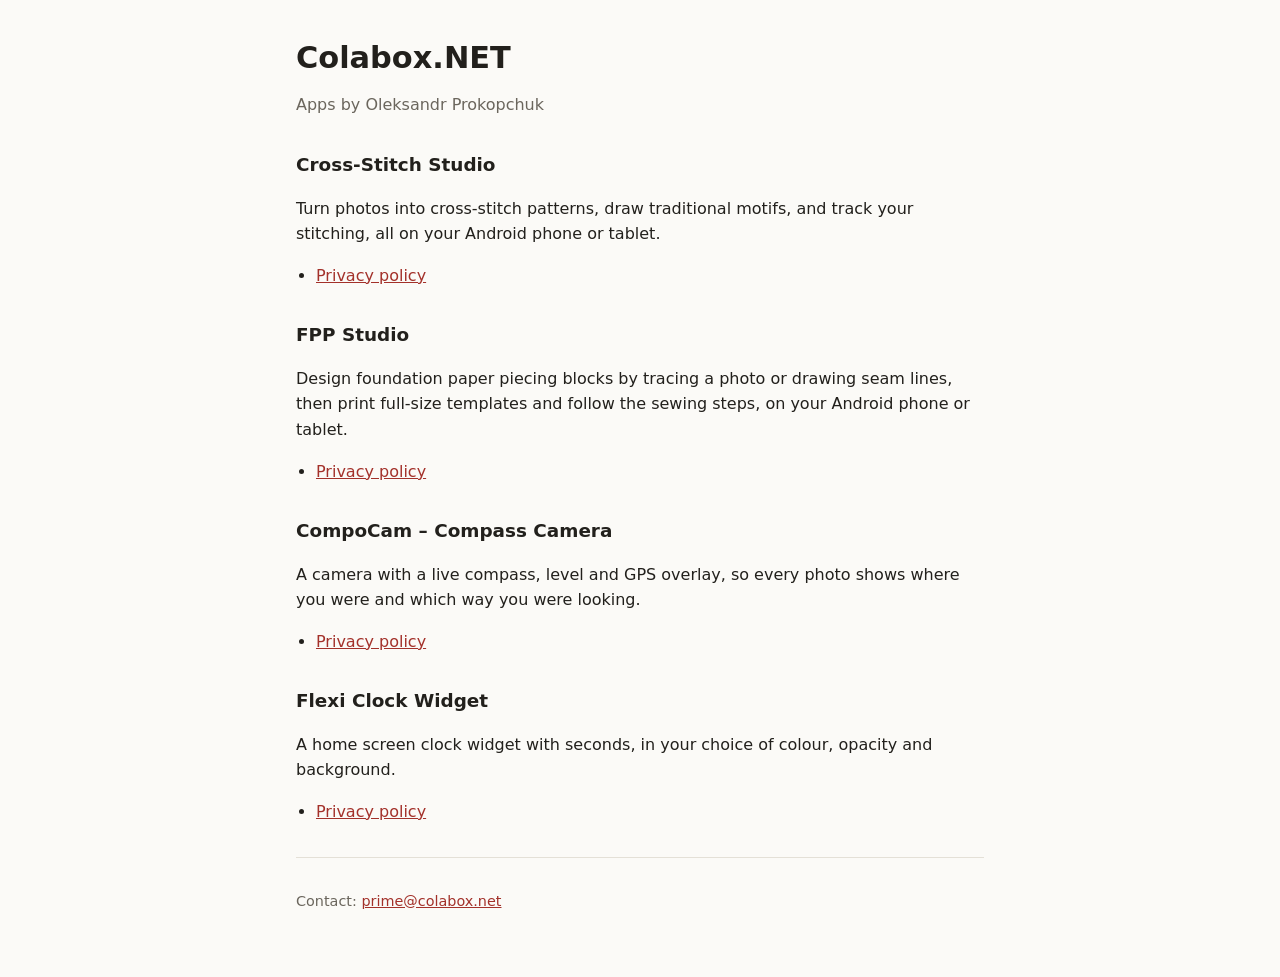
<file: index.html>
<!doctype html>
<html lang="en">
<head>
<meta charset="utf-8">
<meta name="viewport" content="width=device-width, initial-scale=1">
<title>Colabox.NET apps</title>
<link rel="stylesheet" href="style.css">
</head>
<body>
<main>
<h1>Colabox.NET</h1>
<p class="muted">Apps by Oleksandr Prokopchuk</p>
<h2>Cross-Stitch Studio</h2>
<p>Turn photos into cross-stitch patterns, draw traditional motifs, and track your stitching, all on your Android phone or tablet.</p>
<ul>
<li><a href="cross-stitch-studio/privacy.html">Privacy policy</a></li>
</ul>
<h2>FPP Studio</h2>
<p>Design foundation paper piecing blocks by tracing a photo or drawing seam lines, then print full-size templates and follow the sewing steps, on your Android phone or tablet.</p>
<ul>
<li><a href="fpp-studio/privacy.html">Privacy policy</a></li>
</ul>
<h2>CompoCam – Compass Camera</h2>
<p>A camera with a live compass, level and GPS overlay, so every photo shows where you were and which way you were looking.</p>
<ul>
<li><a href="compocam/privacy.html">Privacy policy</a></li>
</ul>
<h2>Flexi Clock Widget</h2>
<p>A home screen clock widget with seconds, in your choice of colour, opacity and background.</p>
<ul>
<li><a href="flexi-clock/privacy.html">Privacy policy</a></li>
</ul>
<hr>
<footer>Contact: <a href="mailto:prime@colabox.net">prime@colabox.net</a></footer>
</main>
</body>
</html>
</file>
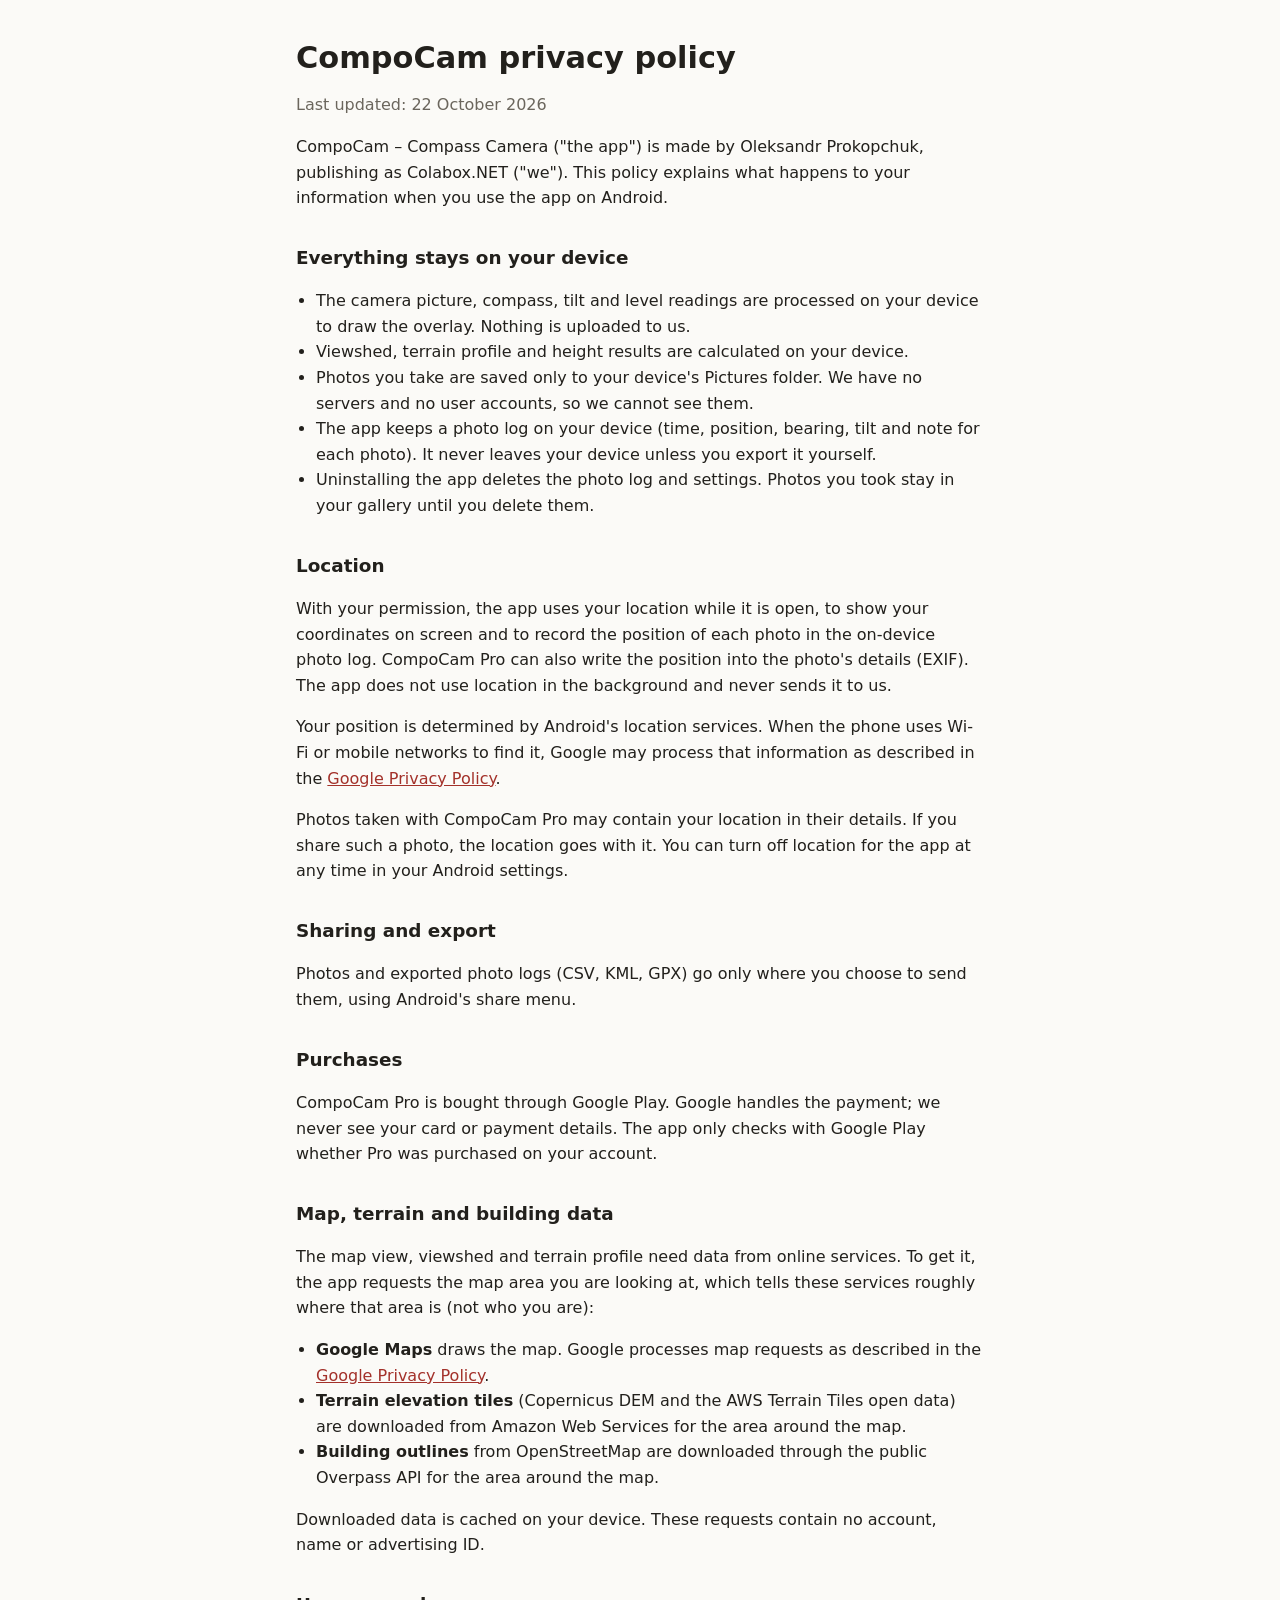
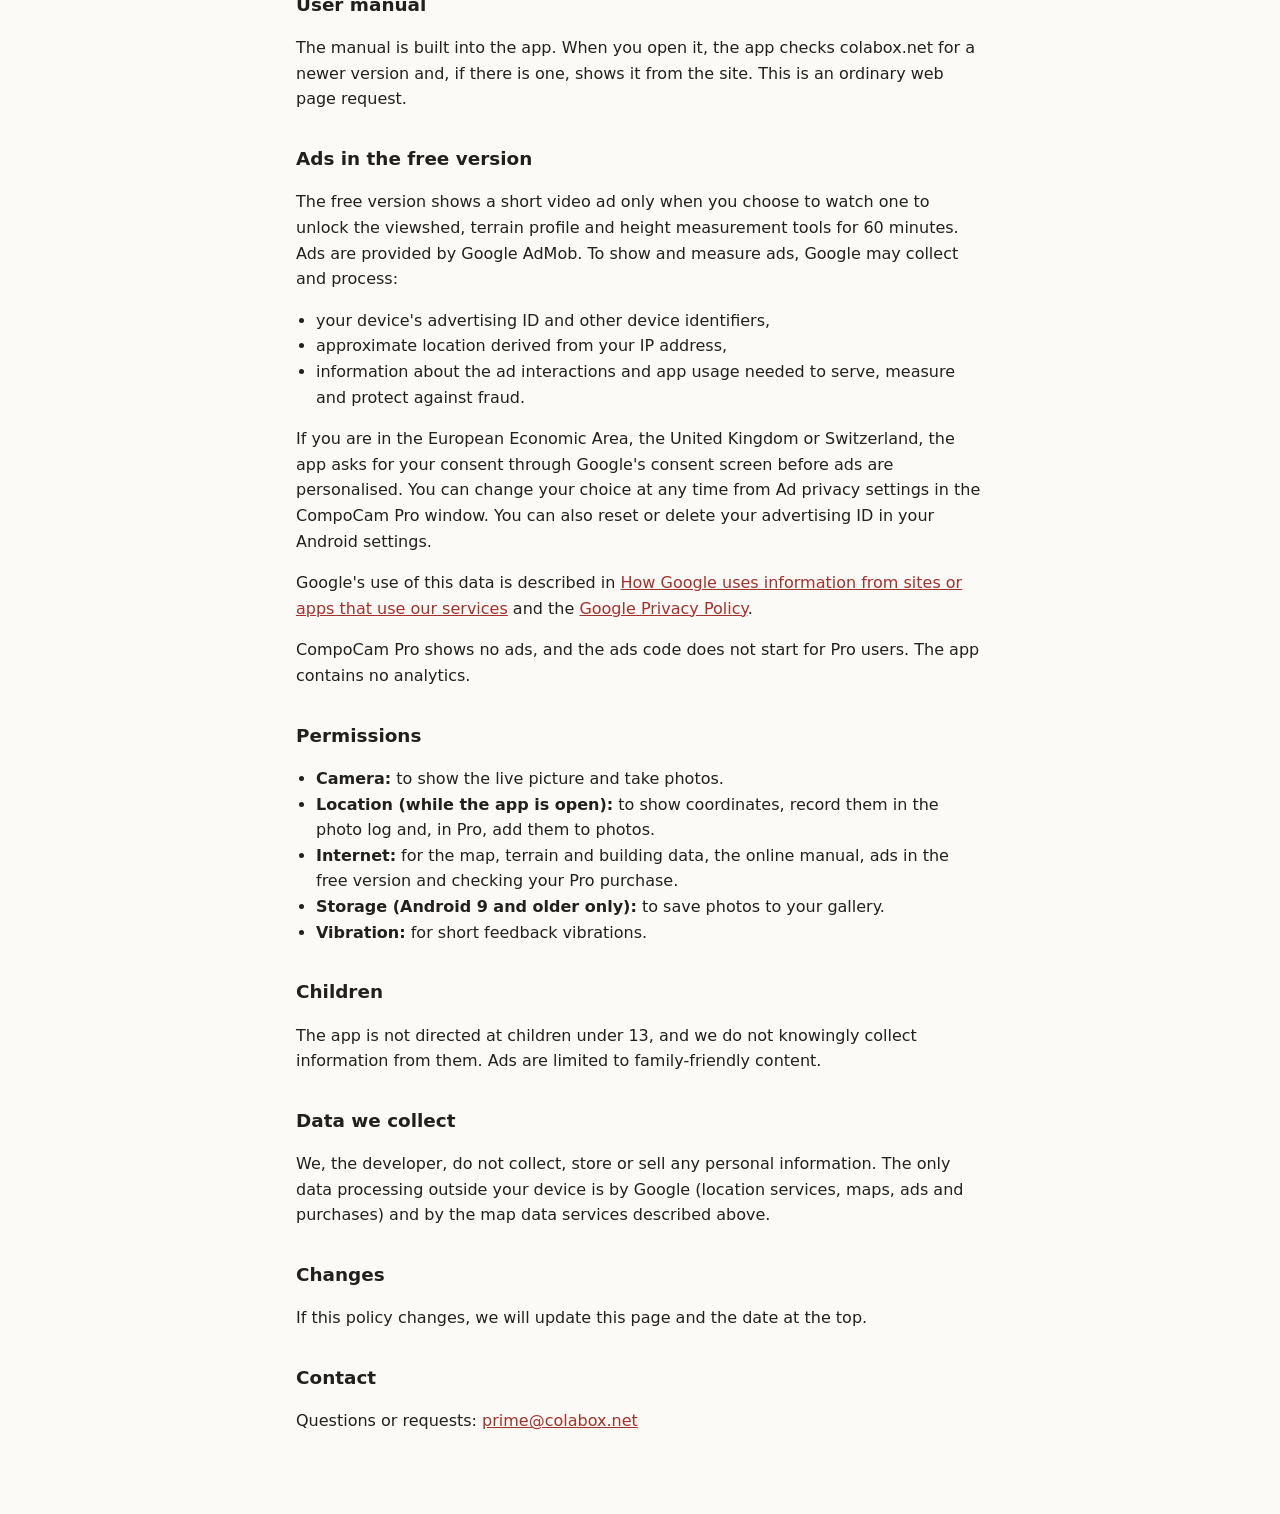
<file: compocam/privacy.html>
<!doctype html>
<html lang="en">
<head>
<meta charset="utf-8">
<meta name="viewport" content="width=device-width, initial-scale=1">
<title>CompoCam Privacy</title>
<link rel="stylesheet" href="../style.css">
</head>
<body>
<main>
<h1>CompoCam privacy policy</h1>
<p class="muted">Last updated: 22 October 2026</p>

<p>CompoCam – Compass Camera ("the app") is made by Oleksandr Prokopchuk, publishing as Colabox.NET ("we"). This policy explains what happens to your information when you use the app on Android.</p>

<h2>Everything stays on your device</h2>
<ul>
<li>The camera picture, compass, tilt and level readings are processed on your device to draw the overlay. Nothing is uploaded to us.</li>
<li>Viewshed, terrain profile and height results are calculated on your device.</li>
<li>Photos you take are saved only to your device's Pictures folder. We have no servers and no user accounts, so we cannot see them.</li>
<li>The app keeps a photo log on your device (time, position, bearing, tilt and note for each photo). It never leaves your device unless you export it yourself.</li>
<li>Uninstalling the app deletes the photo log and settings. Photos you took stay in your gallery until you delete them.</li>
</ul>

<h2>Location</h2>
<p>With your permission, the app uses your location while it is open, to show your coordinates on screen and to record the position of each photo in the on-device photo log. CompoCam Pro can also write the position into the photo's details (EXIF). The app does not use location in the background and never sends it to us.</p>
<p>Your position is determined by Android's location services. When the phone uses Wi-Fi or mobile networks to find it, Google may process that information as described in the <a href="https://policies.google.com/privacy">Google Privacy Policy</a>.</p>
<p>Photos taken with CompoCam Pro may contain your location in their details. If you share such a photo, the location goes with it. You can turn off location for the app at any time in your Android settings.</p>

<h2>Sharing and export</h2>
<p>Photos and exported photo logs (CSV, KML, GPX) go only where you choose to send them, using Android's share menu.</p>

<h2>Purchases</h2>
<p>CompoCam Pro is bought through Google Play. Google handles the payment; we never see your card or payment details. The app only checks with Google Play whether Pro was purchased on your account.</p>

<h2>Map, terrain and building data</h2>
<p>The map view, viewshed and terrain profile need data from online services. To get it, the app requests the map area you are looking at, which tells these services roughly where that area is (not who you are):</p>
<ul>
<li><strong>Google Maps</strong> draws the map. Google processes map requests as described in the <a href="https://policies.google.com/privacy">Google Privacy Policy</a>.</li>
<li><strong>Terrain elevation tiles</strong> (Copernicus DEM and the AWS Terrain Tiles open data) are downloaded from Amazon Web Services for the area around the map.</li>
<li><strong>Building outlines</strong> from OpenStreetMap are downloaded through the public Overpass API for the area around the map.</li>
</ul>
<p>Downloaded data is cached on your device. These requests contain no account, name or advertising ID.</p>

<h2>User manual</h2>
<p>The manual is built into the app. When you open it, the app checks colabox.net for a newer version and, if there is one, shows it from the site. This is an ordinary web page request.</p>

<h2>Ads in the free version</h2>
<p>The free version shows a short video ad only when you choose to watch one to unlock the viewshed, terrain profile and height measurement tools for 60 minutes. Ads are provided by Google AdMob. To show and measure ads, Google may collect and process:</p>
<ul>
<li>your device's advertising ID and other device identifiers,</li>
<li>approximate location derived from your IP address,</li>
<li>information about the ad interactions and app usage needed to serve, measure and protect against fraud.</li>
</ul>
<p>If you are in the European Economic Area, the United Kingdom or Switzerland, the app asks for your consent through Google's consent screen before ads are personalised. You can change your choice at any time from Ad privacy settings in the CompoCam Pro window. You can also reset or delete your advertising ID in your Android settings.</p>
<p>Google's use of this data is described in <a href="https://policies.google.com/technologies/partner-sites">How Google uses information from sites or apps that use our services</a> and the <a href="https://policies.google.com/privacy">Google Privacy Policy</a>.</p>
<p>CompoCam Pro shows no ads, and the ads code does not start for Pro users. The app contains no analytics.</p>

<h2>Permissions</h2>
<ul>
<li><strong>Camera:</strong> to show the live picture and take photos.</li>
<li><strong>Location (while the app is open):</strong> to show coordinates, record them in the photo log and, in Pro, add them to photos.</li>
<li><strong>Internet:</strong> for the map, terrain and building data, the online manual, ads in the free version and checking your Pro purchase.</li>
<li><strong>Storage (Android 9 and older only):</strong> to save photos to your gallery.</li>
<li><strong>Vibration:</strong> for short feedback vibrations.</li>
</ul>

<h2>Children</h2>
<p>The app is not directed at children under 13, and we do not knowingly collect information from them. Ads are limited to family-friendly content.</p>

<h2>Data we collect</h2>
<p>We, the developer, do not collect, store or sell any personal information. The only data processing outside your device is by Google (location services, maps, ads and purchases) and by the map data services described above.</p>

<h2>Changes</h2>
<p>If this policy changes, we will update this page and the date at the top.</p>

<h2>Contact</h2>
<p>Questions or requests: <a href="mailto:prime@colabox.net">prime@colabox.net</a></p>
</main>
</body>
</html>
</file>
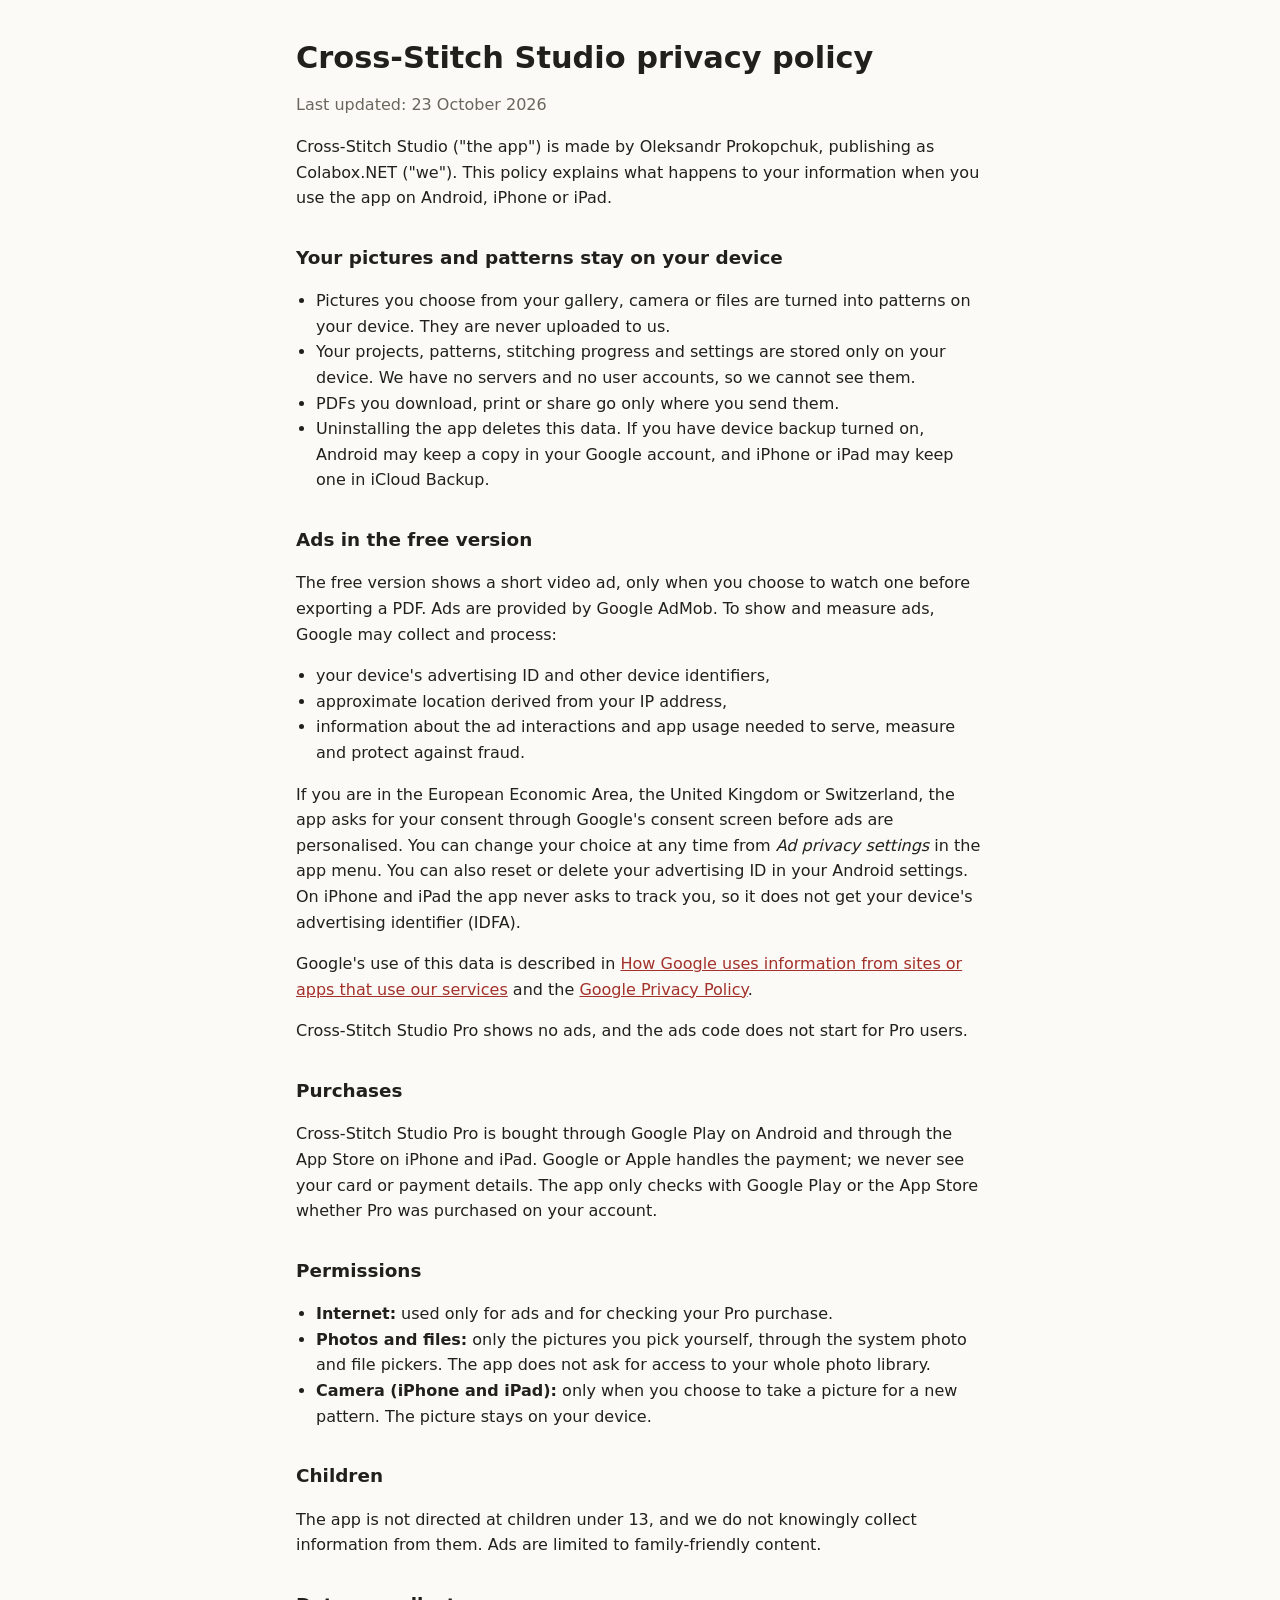
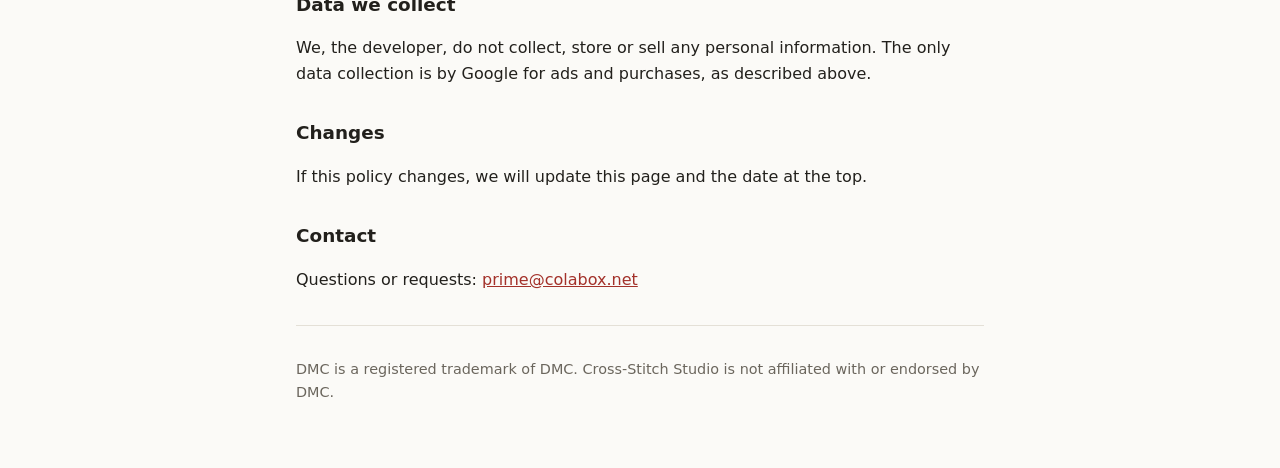
<file: cross-stitch-studio/privacy.html>
<!doctype html>
<html lang="en">
<head>
<meta charset="utf-8">
<meta name="viewport" content="width=device-width, initial-scale=1">
<title>Cross-Stitch Studio Privacy</title>
<link rel="stylesheet" href="../style.css">
</head>
<body>
<main>
<h1>Cross-Stitch Studio privacy policy</h1>
<p class="muted">Last updated: 23 October 2026</p>

<p>Cross-Stitch Studio ("the app") is made by Oleksandr Prokopchuk, publishing as Colabox.NET ("we"). This policy explains what happens to your information when you use the app on Android, iPhone or iPad.</p>

<h2>Your pictures and patterns stay on your device</h2>
<ul>
<li>Pictures you choose from your gallery, camera or files are turned into patterns on your device. They are never uploaded to us.</li>
<li>Your projects, patterns, stitching progress and settings are stored only on your device. We have no servers and no user accounts, so we cannot see them.</li>
<li>PDFs you download, print or share go only where you send them.</li>
<li>Uninstalling the app deletes this data. If you have device backup turned on, Android may keep a copy in your Google account, and iPhone or iPad may keep one in iCloud Backup.</li>
</ul>

<h2>Ads in the free version</h2>
<p>The free version shows a short video ad, only when you choose to watch one before exporting a PDF. Ads are provided by Google AdMob. To show and measure ads, Google may collect and process:</p>
<ul>
<li>your device's advertising ID and other device identifiers,</li>
<li>approximate location derived from your IP address,</li>
<li>information about the ad interactions and app usage needed to serve, measure and protect against fraud.</li>
</ul>
<p>If you are in the European Economic Area, the United Kingdom or Switzerland, the app asks for your consent through Google's consent screen before ads are personalised. You can change your choice at any time from <em>Ad privacy settings</em> in the app menu. You can also reset or delete your advertising ID in your Android settings. On iPhone and iPad the app never asks to track you, so it does not get your device's advertising identifier (IDFA).</p>
<p>Google's use of this data is described in <a href="https://policies.google.com/technologies/partner-sites">How Google uses information from sites or apps that use our services</a> and the <a href="https://policies.google.com/privacy">Google Privacy Policy</a>.</p>
<p>Cross-Stitch Studio Pro shows no ads, and the ads code does not start for Pro users.</p>

<h2>Purchases</h2>
<p>Cross-Stitch Studio Pro is bought through Google Play on Android and through the App Store on iPhone and iPad. Google or Apple handles the payment; we never see your card or payment details. The app only checks with Google Play or the App Store whether Pro was purchased on your account.</p>

<h2>Permissions</h2>
<ul>
<li><strong>Internet:</strong> used only for ads and for checking your Pro purchase.</li>
<li><strong>Photos and files:</strong> only the pictures you pick yourself, through the system photo and file pickers. The app does not ask for access to your whole photo library.</li>
<li><strong>Camera (iPhone and iPad):</strong> only when you choose to take a picture for a new pattern. The picture stays on your device.</li>
</ul>

<h2>Children</h2>
<p>The app is not directed at children under 13, and we do not knowingly collect information from them. Ads are limited to family-friendly content.</p>

<h2>Data we collect</h2>
<p>We, the developer, do not collect, store or sell any personal information. The only data collection is by Google for ads and purchases, as described above.</p>

<h2>Changes</h2>
<p>If this policy changes, we will update this page and the date at the top.</p>

<h2>Contact</h2>
<p>Questions or requests: <a href="mailto:prime@colabox.net">prime@colabox.net</a></p>

<hr>
<footer>DMC is a registered trademark of DMC. Cross-Stitch Studio is not affiliated with or endorsed by DMC.</footer>
</main>
</body>
</html>
</file>
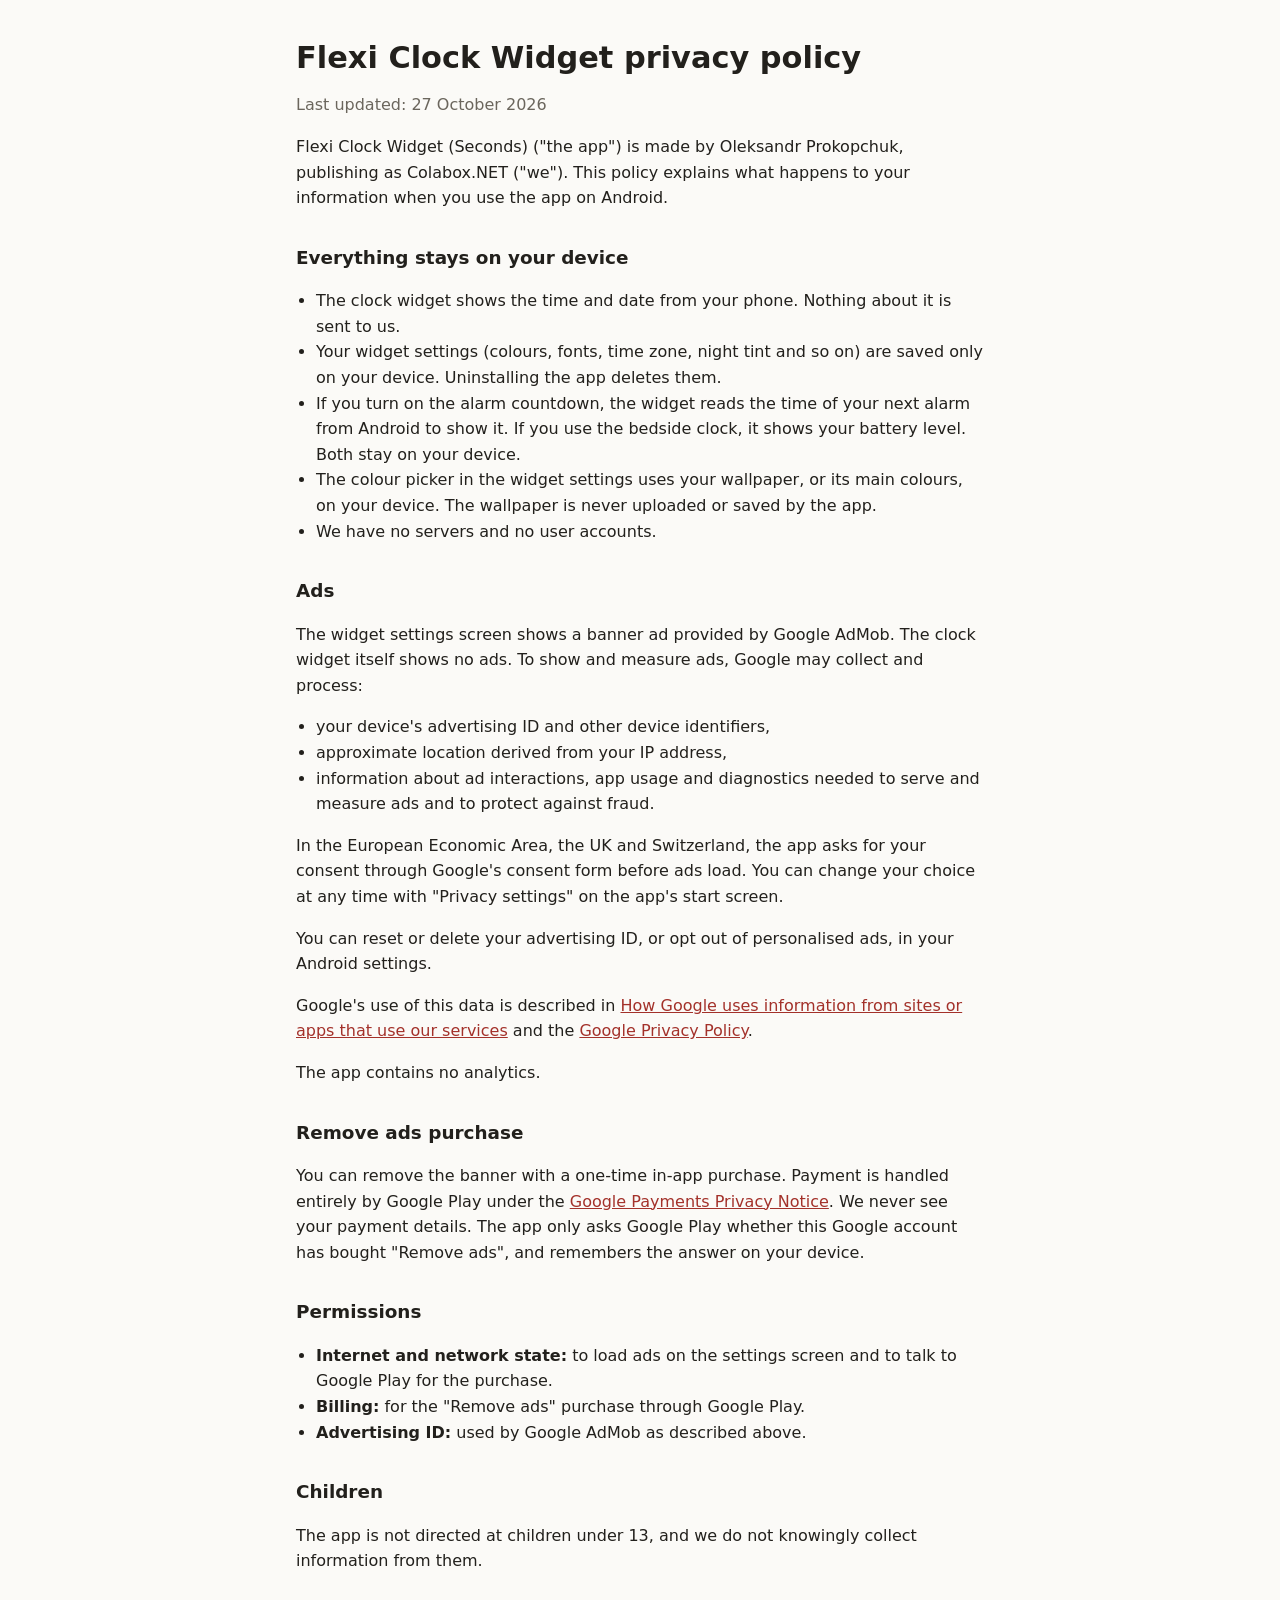
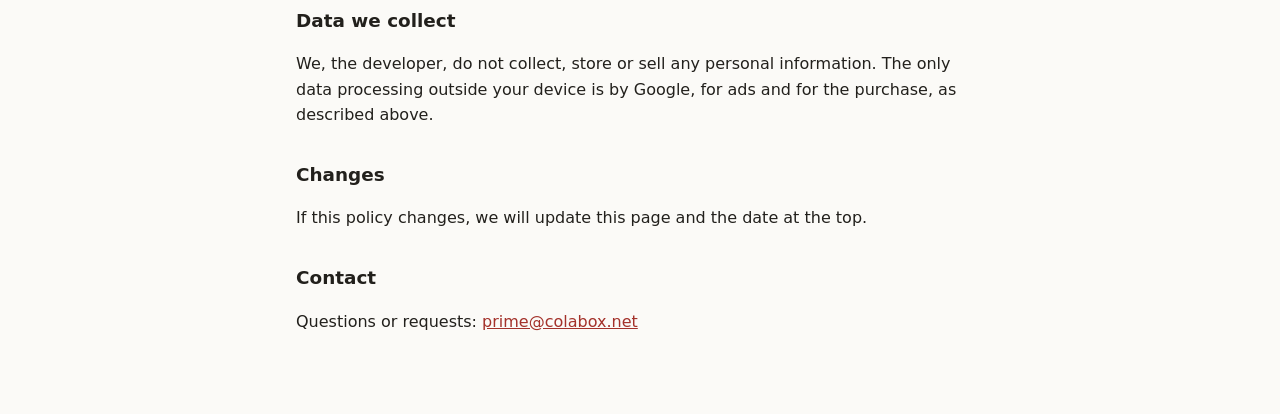
<file: flexi-clock/privacy.html>
<!doctype html>
<html lang="en">
<head>
<meta charset="utf-8">
<meta name="viewport" content="width=device-width, initial-scale=1">
<title>Flexi Clock Widget Privacy</title>
<link rel="stylesheet" href="../style.css">
</head>
<body>
<main>
<h1>Flexi Clock Widget privacy policy</h1>
<p class="muted">Last updated: 27 October 2026</p>

<p>Flexi Clock Widget (Seconds) ("the app") is made by Oleksandr Prokopchuk, publishing as Colabox.NET ("we"). This policy explains what happens to your information when you use the app on Android.</p>

<h2>Everything stays on your device</h2>
<ul>
<li>The clock widget shows the time and date from your phone. Nothing about it is sent to us.</li>
<li>Your widget settings (colours, fonts, time zone, night tint and so on) are saved only on your device. Uninstalling the app deletes them.</li>
<li>If you turn on the alarm countdown, the widget reads the time of your next alarm from Android to show it. If you use the bedside clock, it shows your battery level. Both stay on your device.</li>
<li>The colour picker in the widget settings uses your wallpaper, or its main colours, on your device. The wallpaper is never uploaded or saved by the app.</li>
<li>We have no servers and no user accounts.</li>
</ul>

<h2>Ads</h2>
<p>The widget settings screen shows a banner ad provided by Google AdMob. The clock widget itself shows no ads. To show and measure ads, Google may collect and process:</p>
<ul>
<li>your device's advertising ID and other device identifiers,</li>
<li>approximate location derived from your IP address,</li>
<li>information about ad interactions, app usage and diagnostics needed to serve and measure ads and to protect against fraud.</li>
</ul>
<p>In the European Economic Area, the UK and Switzerland, the app asks for your consent through Google's consent form before ads load. You can change your choice at any time with "Privacy settings" on the app's start screen.</p>
<p>You can reset or delete your advertising ID, or opt out of personalised ads, in your Android settings.</p>
<p>Google's use of this data is described in <a href="https://policies.google.com/technologies/partner-sites">How Google uses information from sites or apps that use our services</a> and the <a href="https://policies.google.com/privacy">Google Privacy Policy</a>.</p>
<p>The app contains no analytics.</p>

<h2>Remove ads purchase</h2>
<p>You can remove the banner with a one-time in-app purchase. Payment is handled entirely by Google Play under the <a href="https://payments.google.com/payments/apis-secure/get_legal_document?ldo=0&amp;ldt=privacynotice">Google Payments Privacy Notice</a>. We never see your payment details. The app only asks Google Play whether this Google account has bought "Remove ads", and remembers the answer on your device.</p>

<h2>Permissions</h2>
<ul>
<li><strong>Internet and network state:</strong> to load ads on the settings screen and to talk to Google Play for the purchase.</li>
<li><strong>Billing:</strong> for the "Remove ads" purchase through Google Play.</li>
<li><strong>Advertising ID:</strong> used by Google AdMob as described above.</li>
</ul>

<h2>Children</h2>
<p>The app is not directed at children under 13, and we do not knowingly collect information from them.</p>

<h2>Data we collect</h2>
<p>We, the developer, do not collect, store or sell any personal information. The only data processing outside your device is by Google, for ads and for the purchase, as described above.</p>

<h2>Changes</h2>
<p>If this policy changes, we will update this page and the date at the top.</p>

<h2>Contact</h2>
<p>Questions or requests: <a href="mailto:prime@colabox.net">prime@colabox.net</a></p>
</main>
</body>
</html>
</file>
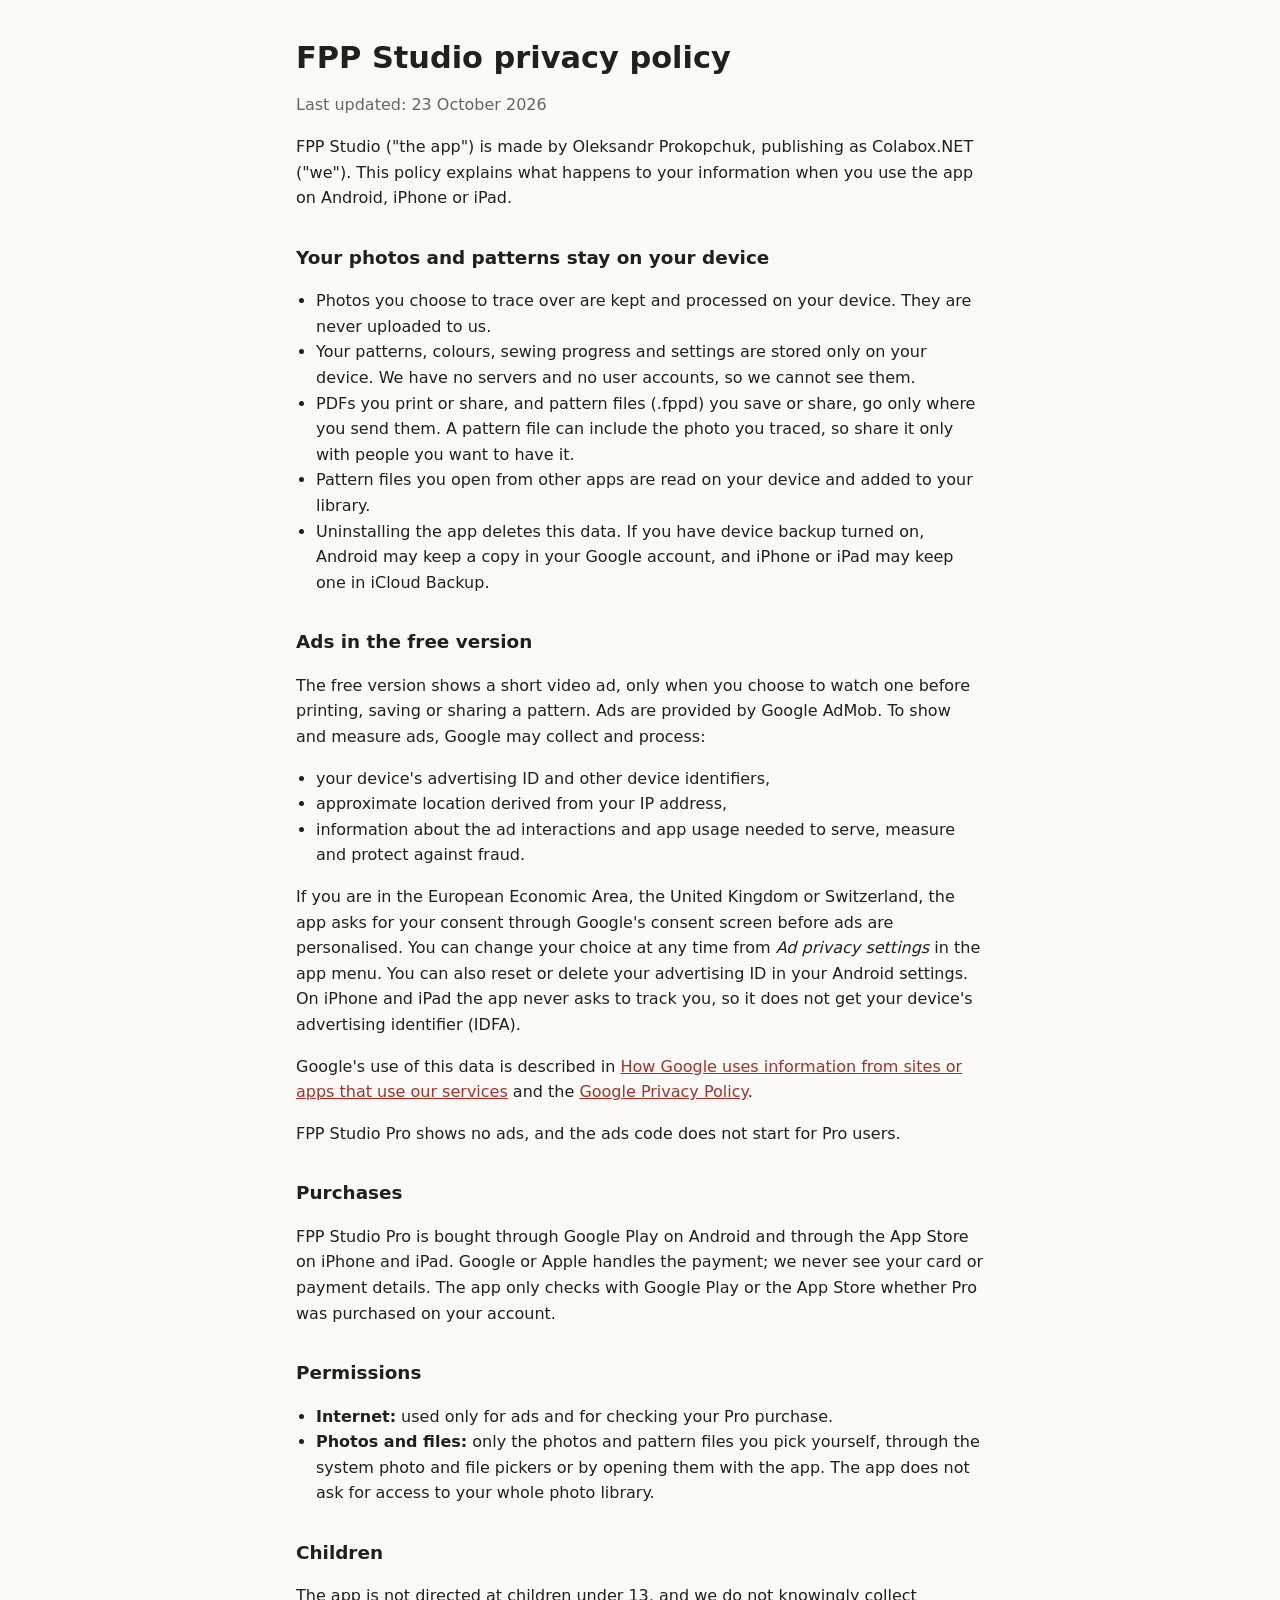
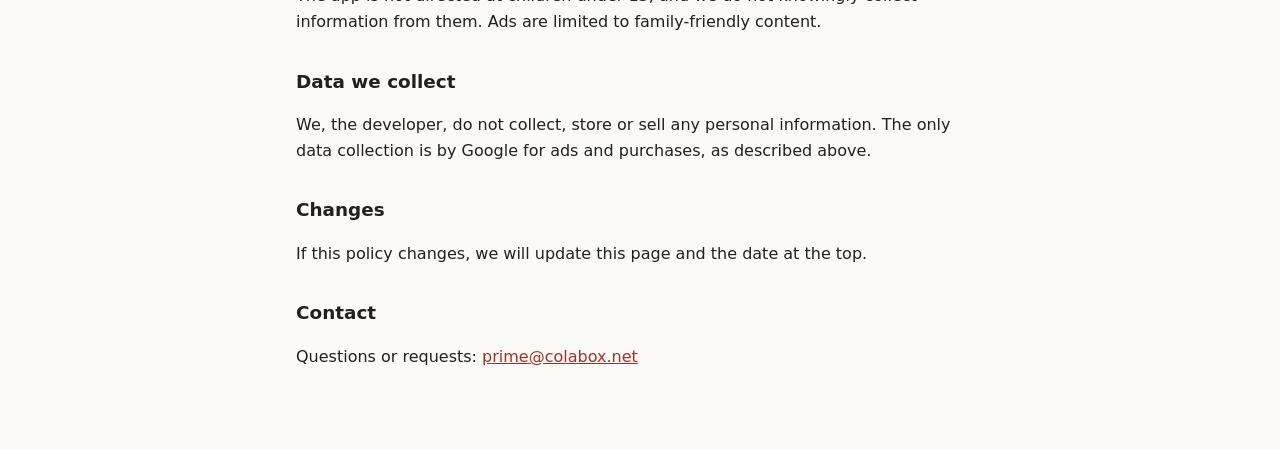
<file: fpp-studio/privacy.html>
<!doctype html>
<html lang="en">
<head>
<meta charset="utf-8">
<meta name="viewport" content="width=device-width, initial-scale=1">
<title>FPP Studio Privacy</title>
<link rel="stylesheet" href="../style.css">
</head>
<body>
<main>
<h1>FPP Studio privacy policy</h1>
<p class="muted">Last updated: 23 October 2026</p>

<p>FPP Studio ("the app") is made by Oleksandr Prokopchuk, publishing as Colabox.NET ("we"). This policy explains what happens to your information when you use the app on Android, iPhone or iPad.</p>

<h2>Your photos and patterns stay on your device</h2>
<ul>
<li>Photos you choose to trace over are kept and processed on your device. They are never uploaded to us.</li>
<li>Your patterns, colours, sewing progress and settings are stored only on your device. We have no servers and no user accounts, so we cannot see them.</li>
<li>PDFs you print or share, and pattern files (.fppd) you save or share, go only where you send them. A pattern file can include the photo you traced, so share it only with people you want to have it.</li>
<li>Pattern files you open from other apps are read on your device and added to your library.</li>
<li>Uninstalling the app deletes this data. If you have device backup turned on, Android may keep a copy in your Google account, and iPhone or iPad may keep one in iCloud Backup.</li>
</ul>

<h2>Ads in the free version</h2>
<p>The free version shows a short video ad, only when you choose to watch one before printing, saving or sharing a pattern. Ads are provided by Google AdMob. To show and measure ads, Google may collect and process:</p>
<ul>
<li>your device's advertising ID and other device identifiers,</li>
<li>approximate location derived from your IP address,</li>
<li>information about the ad interactions and app usage needed to serve, measure and protect against fraud.</li>
</ul>
<p>If you are in the European Economic Area, the United Kingdom or Switzerland, the app asks for your consent through Google's consent screen before ads are personalised. You can change your choice at any time from <em>Ad privacy settings</em> in the app menu. You can also reset or delete your advertising ID in your Android settings. On iPhone and iPad the app never asks to track you, so it does not get your device's advertising identifier (IDFA).</p>
<p>Google's use of this data is described in <a href="https://policies.google.com/technologies/partner-sites">How Google uses information from sites or apps that use our services</a> and the <a href="https://policies.google.com/privacy">Google Privacy Policy</a>.</p>
<p>FPP Studio Pro shows no ads, and the ads code does not start for Pro users.</p>

<h2>Purchases</h2>
<p>FPP Studio Pro is bought through Google Play on Android and through the App Store on iPhone and iPad. Google or Apple handles the payment; we never see your card or payment details. The app only checks with Google Play or the App Store whether Pro was purchased on your account.</p>

<h2>Permissions</h2>
<ul>
<li><strong>Internet:</strong> used only for ads and for checking your Pro purchase.</li>
<li><strong>Photos and files:</strong> only the photos and pattern files you pick yourself, through the system photo and file pickers or by opening them with the app. The app does not ask for access to your whole photo library.</li>
</ul>

<h2>Children</h2>
<p>The app is not directed at children under 13, and we do not knowingly collect information from them. Ads are limited to family-friendly content.</p>

<h2>Data we collect</h2>
<p>We, the developer, do not collect, store or sell any personal information. The only data collection is by Google for ads and purchases, as described above.</p>

<h2>Changes</h2>
<p>If this policy changes, we will update this page and the date at the top.</p>

<h2>Contact</h2>
<p>Questions or requests: <a href="mailto:prime@colabox.net">prime@colabox.net</a></p>
</main>
</body>
</html>
</file>
<file: style.css>
:root { --bg:#fbfaf7; --fg:#22201c; --muted:#6b665d; --accent:#a3312a; --line:#e4e0d7; }
@media (prefers-color-scheme: dark) { :root { --bg:#191816; --fg:#ecE8e0; --muted:#a49e93; --accent:#e0786f; --line:#34312c; } }
* { box-sizing: border-box; }
body { margin:0; background:var(--bg); color:var(--fg); font:16px/1.6 system-ui,-apple-system,"Segoe UI",Roboto,sans-serif; }
main { max-width:720px; margin:0 auto; padding:40px 16px 64px; }
h1 { font-size:1.9rem; line-height:1.2; margin:0 0 4px; }
h2 { font-size:1.15rem; margin:32px 0 8px; }
p, li { color:var(--fg); }
.muted { color:var(--muted); }
a { color:var(--accent); }
ul { padding-left:20px; }
hr { border:0; border-top:1px solid var(--line); margin:32px 0; }
footer { color:var(--muted); font-size:.9rem; }
</file>
